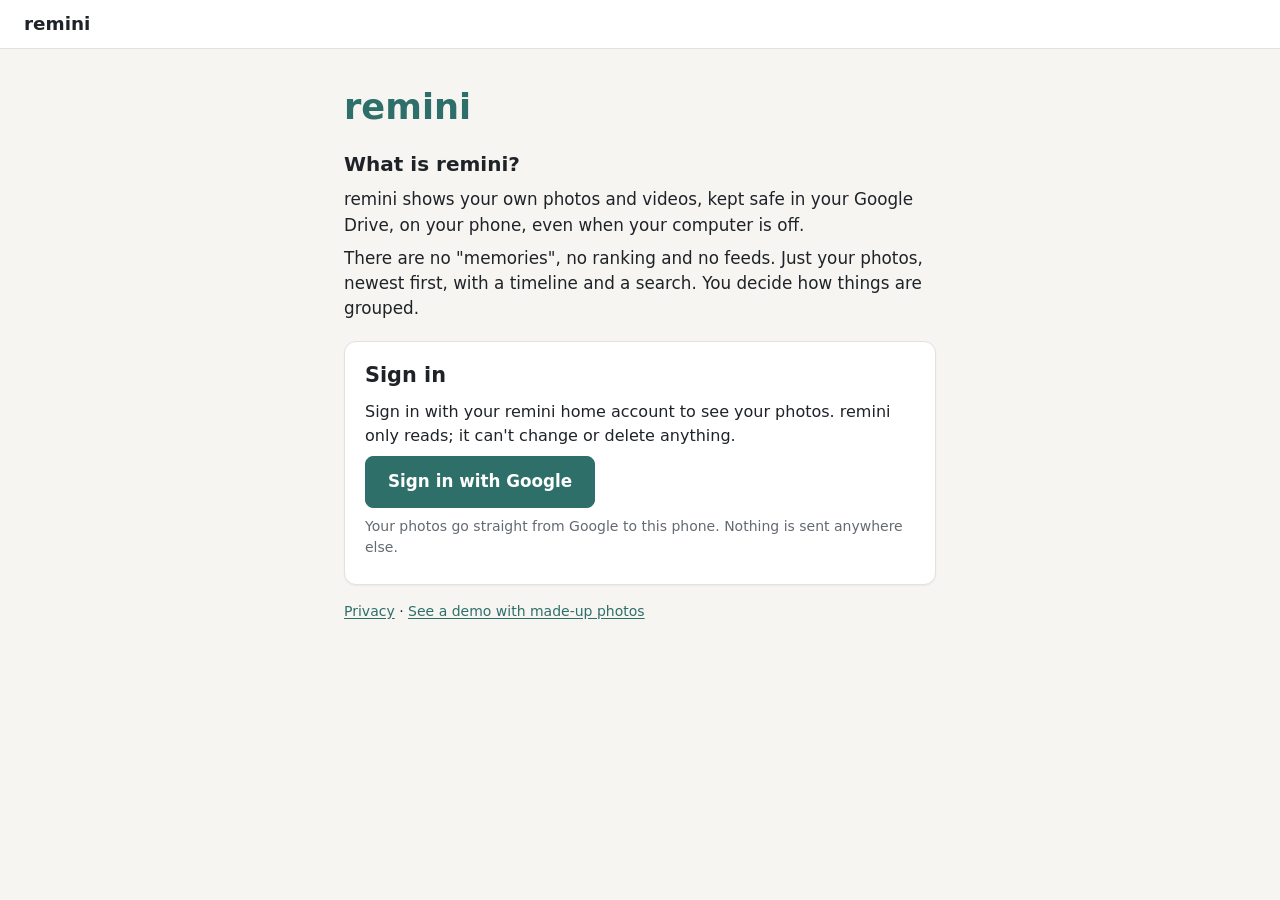
<file: index.html>
<!doctype html>
<html lang="en">
<head>
  <meta charset="utf-8">
  <meta http-equiv="Content-Security-Policy" content="default-src 'self'; script-src 'self'; connect-src 'self' https://www.googleapis.com https://oauth2.googleapis.com; img-src 'self' blob: data:; style-src 'self' 'unsafe-inline'; media-src 'self' blob:; frame-src 'none'; object-src 'none'; base-uri 'self'; form-action 'self'">
  <meta name="viewport" content="width=device-width, initial-scale=1, viewport-fit=cover">
  <meta name="color-scheme" content="light dark">
  <meta name="theme-color" content="#ffffff" media="(prefers-color-scheme: light)">
  <meta name="theme-color" content="#1f2226" media="(prefers-color-scheme: dark)">
  <meta name="referrer" content="strict-origin-when-cross-origin">
  <meta name="description" content="remini shows your own photos and videos from your Google Drive. It only reads; it can't change or delete anything.">
  <title>remini</title>
  <link rel="manifest" href="manifest.webmanifest">
  <link rel="icon" href="icons/icon.svg" type="image/svg+xml">
  <link rel="icon" href="icons/icon-192.png" type="image/png" sizes="192x192">
  <link rel="apple-touch-icon" href="icons/icon-192.png">
  <link rel="stylesheet" href="app.css">
  <script type="module" src="js/app.js"></script>
</head>
<body class="signed-out">
  <header class="topbar" id="topbar">
    <div class="topbar-inner">
      <a class="brand" href="#/library">remini</a>
      <nav class="nav" id="nav" aria-label="Main">
        <a href="#/library" data-page="library">
          <svg class="nav-icon" viewBox="0 0 24 24" aria-hidden="true" fill="none" stroke="currentColor" stroke-width="2" stroke-linejoin="round">
            <rect x="4" y="4" width="7" height="7" rx="1.5"/><rect x="13" y="4" width="7" height="7" rx="1.5"/>
            <rect x="4" y="13" width="7" height="7" rx="1.5"/><rect x="13" y="13" width="7" height="7" rx="1.5"/>
          </svg>
          <span>Library</span>
        </a>
        <a href="#/timeline" data-page="timeline">
          <svg class="nav-icon" viewBox="0 0 24 24" aria-hidden="true" fill="none" stroke="currentColor" stroke-width="2" stroke-linecap="round" stroke-linejoin="round">
            <rect x="3.5" y="5" width="17" height="15.5" rx="2"/><path d="M3.5 10h17M8 3v4M16 3v4"/>
          </svg>
          <span>Timeline</span>
        </a>
        <a href="#/accounts" data-page="accounts">
          <svg class="nav-icon" viewBox="0 0 24 24" aria-hidden="true" fill="none" stroke="currentColor" stroke-width="2" stroke-linejoin="round">
            <path d="M7 19h10.5a4 4 0 0 0 .4-7.98A6 6 0 0 0 6.3 9.6 4.75 4.75 0 0 0 7 19z"/>
          </svg>
          <span>Accounts</span>
        </a>
      </nav>
      <form class="search" id="search-form" role="search">
        <label for="search-input" class="visually-hidden">Search your photos and videos</label>
        <input id="search-input" type="search" autocomplete="off" enterkeyhint="search"
               placeholder="Search your photos">
        <button type="submit">Search</button>
      </form>
    </div>
    <div class="topbar-inner">
      <p class="summary" id="summary" aria-live="polite"></p>
    </div>
  </header>

  <div class="banners" id="banners" aria-live="polite"></div>

  <section class="welcome" id="welcome" aria-labelledby="welcome-title">
    <h1 id="welcome-title">remini</h1>
    <div class="welcome-about">
      <h2>What is remini?</h2>
      <p>remini shows your own photos and videos, kept safe in your Google Drive, on your phone, even when your computer is off.</p>
      <p>There are no "memories", no ranking and no feeds. Just your photos, newest first, with a timeline and a search. You decide how things are grouped.</p>
    </div>
    <div class="card signin-card">
      <h2>Sign in</h2>
      <p id="signin-text">Sign in with your home Google account to see your photos. remini only reads; it can't change or delete anything.</p>
      <p><button type="button" class="primary big" id="signin-btn" disabled>Sign in with Google</button></p>
      <p class="small" id="signin-status" aria-live="polite"></p>
      <p class="small muted">Your photos go straight from Google to this phone. Nothing is sent anywhere else.</p>
    </div>
    <p class="small"><a href="privacy.html">Privacy</a> · <a href="?demo=1" id="demo-link">See a demo with made-up photos</a></p>
  </section>

  <main class="view" id="view" tabindex="-1" hidden>
    <noscript><p>remini needs JavaScript turned on in your browser.</p></noscript>
  </main>

  <div class="viewer" id="viewer" role="dialog" aria-modal="true" aria-label="Photo" hidden></div>
</body>
</html>
</file>
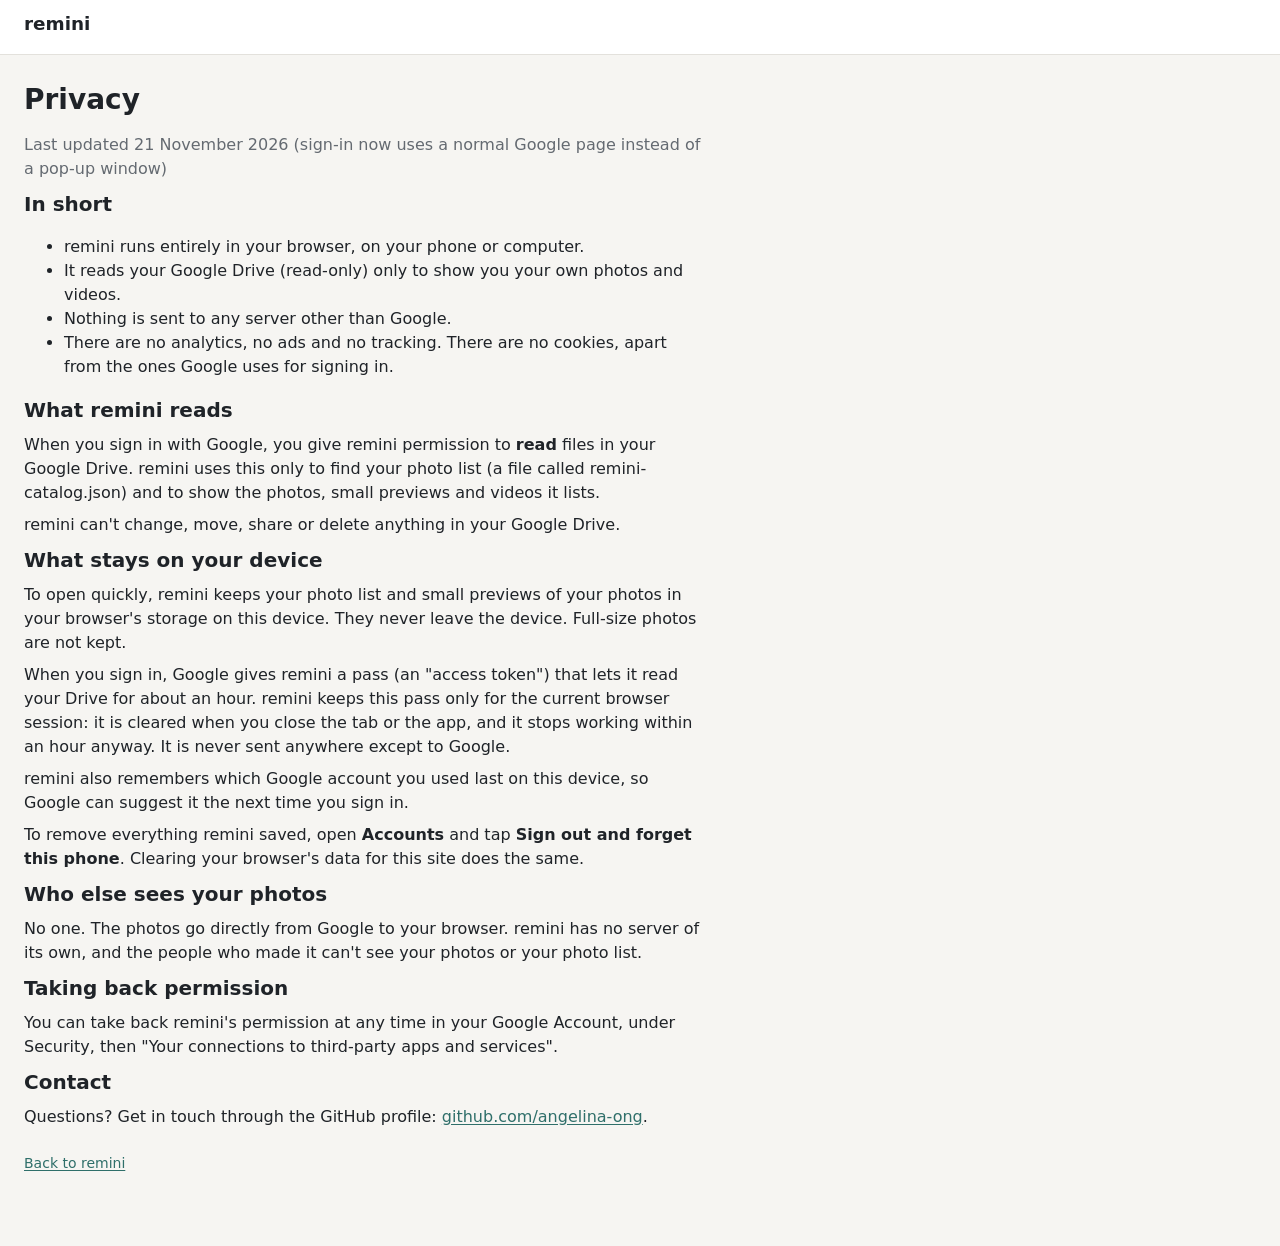
<file: privacy.html>
<!doctype html>
<html lang="en">
<head>
  <meta charset="utf-8">
  <meta http-equiv="Content-Security-Policy" content="default-src 'self'; script-src 'self'; connect-src 'self' https://www.googleapis.com https://oauth2.googleapis.com; img-src 'self' blob: data:; style-src 'self' 'unsafe-inline'; media-src 'self' blob:; frame-src 'none'; object-src 'none'; base-uri 'self'; form-action 'self'">
  <meta name="viewport" content="width=device-width, initial-scale=1, viewport-fit=cover">
  <meta name="color-scheme" content="light dark">
  <title>remini: privacy</title>
  <link rel="icon" href="icons/icon.svg" type="image/svg+xml">
  <link rel="stylesheet" href="app.css">
</head>
<body class="plain-page">
  <header class="topbar">
    <div class="topbar-inner"><a class="brand" href="./">remini</a></div>
    <div class="topbar-inner"><p class="summary"></p></div>
  </header>
  <main class="view">
    <article class="intro">
      <h1>Privacy</h1>
      <p class="muted">Last updated 21 November 2026 (sign-in now uses a normal Google page instead of a pop-up window)</p>

      <h2>In short</h2>
      <ul>
        <li>remini runs entirely in your browser, on your phone or computer.</li>
        <li>It reads your Google Drive (read-only) only to show you your own photos and videos.</li>
        <li>Nothing is sent to any server other than Google.</li>
        <li>There are no analytics, no ads and no tracking. There are no cookies, apart from the ones Google uses for signing in.</li>
      </ul>

      <h2>What remini reads</h2>
      <p>When you sign in with Google, you give remini permission to <strong>read</strong> files in your Google Drive. remini uses this only to find your photo list (a file called remini-catalog.json) and to show the photos, small previews and videos it lists.</p>
      <p>remini can't change, move, share or delete anything in your Google Drive.</p>

      <h2>What stays on your device</h2>
      <p>To open quickly, remini keeps your photo list and small previews of your photos in your browser's storage on this device. They never leave the device. Full-size photos are not kept.</p>
      <p>When you sign in, Google gives remini a pass (an "access token") that lets it read your Drive for about an hour. remini keeps this pass only for the current browser session: it is cleared when you close the tab or the app, and it stops working within an hour anyway. It is never sent anywhere except to Google.</p>
      <p>remini also remembers which Google account you used last on this device, so Google can suggest it the next time you sign in.</p>
      <p>To remove everything remini saved, open <strong>Accounts</strong> and tap <strong>Sign out and forget this phone</strong>. Clearing your browser's data for this site does the same.</p>

      <h2>Who else sees your photos</h2>
      <p>No one. The photos go directly from Google to your browser. remini has no server of its own, and the people who made it can't see your photos or your photo list.</p>

      <h2>Taking back permission</h2>
      <p>You can take back remini's permission at any time in your Google Account, under Security, then "Your connections to third-party apps and services".</p>

      <h2>Contact</h2>
      <p>Questions? Get in touch through the GitHub profile: <a href="https://github.com/angelina-ong" rel="noopener noreferrer">github.com/angelina-ong</a>.</p>

      <p class="footnote"><a href="./">Back to remini</a></p>
    </article>
  </main>
</body>
</html>
</file>
<file: app.css>
/* remini cloud: calm and simple, same look as remini on the PC. No remote fonts or images. */
:root {
  --bg: #f6f5f2;
  --surface: #ffffff;
  --text: #1f2328;
  --muted: #646a71;
  --line: #e3e1dc;
  --accent: #2f6f6a;
  --accent-text: #ffffff;
  --accent-soft: #e2eeec;
  --warn: #8f5512;
  --warn-soft: #fbf0e0;
  --danger: #a33a3a;
  --focus: #2f6fbd;
  --radius: 12px;
  --shadow: 0 1px 2px rgba(0, 0, 0, 0.05);
  --tabbar-h: 60px;
  color-scheme: light;
}
@media (prefers-color-scheme: dark) {
  :root {
    --bg: #16181b;
    --surface: #1f2226;
    --text: #e8e6e3;
    --muted: #a0a6ad;
    --line: #34383d;
    --accent: #7cc0b8;
    --accent-text: #0f1a19;
    --accent-soft: #233532;
    --warn: #e9b56c;
    --warn-soft: #3a2e1c;
    --danger: #f08c8c;
    --focus: #8ab8ff;
    --shadow: none;
    color-scheme: dark;
  }
}

*, *::before, *::after { box-sizing: border-box; }
[hidden] { display: none !important; }

html { -webkit-text-size-adjust: 100%; }
body {
  margin: 0;
  background: var(--bg);
  color: var(--text);
  font-family: system-ui, -apple-system, "Segoe UI", Roboto, "Helvetica Neue", Arial, sans-serif;
  font-size: 16px;
  line-height: 1.5;
  overflow-wrap: break-word;
  -webkit-tap-highlight-color: transparent;
}
body.viewer-open { overflow: hidden; }
img, video { max-width: 100%; }

h1 { font-size: 1.75rem; font-weight: 600; margin: 8px 0 12px; }
h2 { font-size: 1.25rem; font-weight: 600; margin: 0 0 8px; }
h3 { font-size: 0.85rem; font-weight: 600; margin: 0 0 6px; color: var(--muted); text-transform: uppercase; letter-spacing: 0.04em; }
p { margin: 0 0 8px; }
a { color: var(--accent); text-underline-offset: 2px; }
.muted { color: var(--muted); }
.small { font-size: 0.875rem; }
.warn-text { color: var(--warn); }

.visually-hidden {
  position: absolute !important;
  width: 1px; height: 1px;
  padding: 0; margin: -1px;
  overflow: hidden; clip: rect(0 0 0 0);
  white-space: nowrap; border: 0;
}

:focus-visible { outline: 3px solid var(--focus); outline-offset: 2px; }
main:focus { outline: none; }

/* ---------- controls ---------- */
button, .button-link, input, select {
  font: inherit;
  color: inherit;
}
button, .button-link {
  display: inline-flex;
  align-items: center;
  justify-content: center;
  gap: 6px;
  min-height: 38px;
  padding: 6px 14px;
  border: 1px solid var(--line);
  border-radius: 8px;
  background: var(--surface);
  color: var(--text);
  text-decoration: none;
  cursor: pointer;
}
button.primary { background: var(--accent); border-color: var(--accent); color: var(--accent-text); }
button.quiet { background: transparent; }
button:disabled { opacity: 0.5; cursor: not-allowed; filter: none; }

input[type="text"], input[type="search"], select {
  min-height: 38px;
  padding: 6px 10px;
  border: 1px solid var(--line);
  border-radius: 8px;
  background: var(--surface);
}
select { max-width: 100%; }
select:disabled { opacity: 0.5; }
input[type="checkbox"] { width: 18px; height: 18px; accent-color: var(--accent); margin: 0; }

/* ---------- top bar ---------- */
.topbar {
  position: sticky;
  top: 0;
  z-index: 10;
  background: var(--surface);
  border-bottom: 1px solid var(--line);
}
.topbar-inner, .banners, .view, .welcome {
  max-width: 1280px;
  margin: 0 auto;
  padding-left: 24px;
  padding-right: 24px;
}
.topbar-inner {
  display: flex;
  flex-wrap: wrap;
  align-items: center;
  gap: 12px 24px;
  padding-top: 10px;
}
.brand { font-weight: 700; font-size: 1.15rem; color: var(--text); text-decoration: none; }
.nav { display: flex; flex-wrap: wrap; gap: 4px; }
.nav a {
  display: inline-flex;
  align-items: center;
  gap: 6px;
  padding: 6px 12px;
  border-radius: 999px;
  color: var(--text);
  text-decoration: none;
}
.nav a[aria-current="page"] { background: var(--accent-soft); color: var(--accent); font-weight: 600; }
.nav-icon { display: none; width: 24px; height: 24px; flex: none; }
.search { display: flex; gap: 6px; flex: 1 1 280px; max-width: 460px; margin-left: auto; min-width: 0; }
.search input { flex: 1; min-width: 0; }
.summary { margin: 0; padding: 4px 0 8px; font-size: 0.875rem; color: var(--muted); }
.summary:empty { padding: 0 0 6px; }

/* ---------- banners ---------- */
.banners:empty { display: none; }
.banners { padding-top: 12px; }
.banner {
  display: flex;
  flex-wrap: wrap;
  align-items: center;
  justify-content: space-between;
  gap: 8px 16px;
  margin-bottom: 8px;
  padding: 12px 16px;
  background: var(--warn-soft);
  border: 1px solid var(--line);
  border-left: 4px solid var(--warn);
  border-radius: var(--radius);
}
.banner p { margin: 0; min-width: 0; }
.banner-error { border-left-color: var(--danger); }
.banner-info { background: var(--accent-soft); border-left-color: var(--accent); }
.signed-in { display: inline-flex; align-items: center; gap: 10px; flex-wrap: wrap; }

/* ---------- page layout ---------- */
.view { padding-top: 16px; padding-bottom: 64px; }
.intro { max-width: 680px; }
.loading { padding: 16px 0; }
.error {
  padding: 14px 16px;
  margin: 12px 0;
  border: 1px solid var(--line);
  border-left: 4px solid var(--danger);
  border-radius: var(--radius);
  background: var(--surface);
}
.empty { padding: 48px 0; text-align: center; }
.empty p:first-child { font-size: 1.15rem; }
.footnote { margin-top: 24px; font-size: 0.875rem; }
.status { min-height: 1.5em; }
.page-head { display: flex; align-items: center; justify-content: space-between; gap: 12px; }
.filters-toggle { display: none; }

/* ---------- library ---------- */
.filters {
  display: flex;
  flex-wrap: wrap;
  align-items: flex-end;
  gap: 12px 16px;
  padding: 14px 16px;
  margin-bottom: 12px;
  background: var(--surface);
  border: 1px solid var(--line);
  border-radius: var(--radius);
}
.field { display: flex; flex-direction: column; gap: 4px; min-width: 0; }
.field label { font-size: 0.8rem; color: var(--muted); }
.field-check { flex-direction: row; align-items: center; gap: 8px; min-height: 38px; }
.field-check label { font-size: 1rem; color: var(--text); }
.clear-link { align-self: center; margin-left: auto; }
.active-filters .note { color: var(--muted); overflow-wrap: anywhere; }
.count { color: var(--muted); margin: 4px 0 12px; }

.grid {
  display: grid;
  grid-template-columns: repeat(auto-fill, minmax(160px, 1fr));
  gap: 8px;
}
.tile {
  position: relative;
  display: block;
  aspect-ratio: 1 / 1;
  border-radius: 10px;
  overflow: hidden;
  background: var(--line);
}
.tile img { display: block; width: 100%; height: 100%; object-fit: cover; transition: opacity 0.15s; }
.badge-video {
  position: absolute;
  left: 6px;
  bottom: 6px;
  padding: 1px 7px;
  border-radius: 6px;
  background: rgba(0, 0, 0, 0.6);
  color: #fff;
  font-size: 0.75rem;
  line-height: 1.6;
}
.dot-unsaved {
  position: absolute;
  top: 8px;
  right: 8px;
  width: 12px;
  height: 12px;
  border-radius: 50%;
  background: #e2a33b;
  border: 2px solid #fff;
  box-shadow: 0 0 0 1px rgba(0, 0, 0, 0.15);
}
.sentinel { height: 1px; }
.grid-status { padding: 8px 0; }

/* ---------- photo viewer ---------- */
.viewer {
  position: fixed;
  inset: 0;
  z-index: 50;
  display: flex;
  flex-direction: column;
  background: rgba(14, 15, 17, 0.96);
  color: #f2f2f2;
}
.v-top { display: flex; justify-content: flex-end; padding: 10px 14px; }
.v-close { background: rgba(255, 255, 255, 0.1); border-color: rgba(255, 255, 255, 0.2); color: #fff; }
.v-body {
  flex: 1;
  min-height: 0;
  display: grid;
  grid-template-columns: minmax(0, 1fr) 360px;
  grid-template-rows: minmax(0, 1fr);
}
.v-stage-wrap { position: relative; display: flex; min-height: 0; min-width: 0; touch-action: pan-y pinch-zoom; }
.v-stage {
  flex: 1;
  min-width: 0;
  display: flex;
  align-items: center;
  justify-content: center;
  padding: 8px 64px 24px;
}
.v-stage.is-dragging { transition: none; }
.v-stage.is-settling { transition: transform 0.18s ease-out; }
.v-media {
  display: block;
  max-width: 100%;
  max-height: calc(100vh - 100px);
  object-fit: contain;
  border-radius: 6px;
}
.v-placeholder { filter: blur(2px); opacity: 0.7; min-width: 40%; }
.v-stage .loading, .v-none p { color: #d8d8d8; }
.v-none { text-align: center; max-width: 420px; }
.v-none img { max-width: 260px; width: 100%; border-radius: 8px; margin-bottom: 12px; }
.v-nav {
  position: absolute;
  top: 50%;
  transform: translateY(-50%);
  z-index: 1;
  width: 48px;
  height: 48px;
  padding: 0;
  border-radius: 50%;
  font-size: 1.8rem;
  line-height: 1;
  background: rgba(255, 255, 255, 0.12);
  border-color: rgba(255, 255, 255, 0.2);
  color: #fff;
}
.v-prev { left: 10px; }
.v-next { right: 10px; }
.v-panel {
  overflow-y: auto;
  padding: 20px 22px 32px;
  background: var(--surface);
  color: var(--text);
  border-top-left-radius: var(--radius);
}
.v-date { font-size: 1.1rem; }
.v-name { word-break: break-all; margin-bottom: 2px; }
.v-sec { margin-top: 20px; }
.v-actions { display: flex; flex-direction: column; align-items: flex-start; gap: 6px; }
ul.plain { list-style: none; margin: 0; padding: 0; }
ul.plain li { padding: 2px 0; }

.chips { display: flex; flex-wrap: wrap; gap: 6px; margin-bottom: 10px; }
.chip {
  display: inline-flex;
  align-items: center;
  max-width: 100%;
  padding: 2px 2px 2px 12px;
  border-radius: 999px;
  background: var(--accent-soft);
}
.chip-text { color: var(--accent); text-decoration: none; overflow-wrap: anywhere; }
.chip-x {
  min-height: 0;
  width: 28px;
  height: 28px;
  padding: 0;
  border: 0;
  border-radius: 50%;
  background: transparent;
  color: var(--muted);
  font-size: 1.1rem;
}
.tag-form { display: flex; gap: 6px; }
.tag-form input { flex: 1; min-width: 0; }

/* ---------- timeline ---------- */
.tl-year { margin: 28px 0; }
.tl-year h2 { display: flex; flex-wrap: wrap; align-items: baseline; gap: 4px 12px; font-size: 1.5rem; }
.tl-year h2 a { color: var(--text); text-decoration: none; }
.count-tag { font-size: 0.95rem; font-weight: 400; }
.tl-months { list-style: none; margin: 0; padding: 0; display: flex; flex-wrap: wrap; gap: 8px; }
.tl-month {
  display: inline-flex;
  align-items: center;
  gap: 10px;
  padding: 8px 16px;
  border: 1px solid var(--line);
  border-radius: 999px;
  background: var(--surface);
  color: var(--text);
  text-decoration: none;
}

/* ---------- cards (events, accounts) ---------- */
.toolbar { display: flex; flex-wrap: wrap; align-items: flex-end; gap: 12px 20px; margin: 16px 0 8px; }
.cards {
  display: grid;
  grid-template-columns: repeat(auto-fill, minmax(min(300px, 100%), 1fr));
  gap: 16px;
}
.card {
  min-width: 0;
  padding: 18px 20px;
  background: var(--surface);
  border: 1px solid var(--line);
  border-radius: var(--radius);
  box-shadow: var(--shadow);
}
.ev-group { margin: 28px 0; }
.ev-covers { display: grid; grid-template-columns: repeat(4, 1fr); gap: 4px; margin-bottom: 12px; }
.ev-covers:empty { display: none; }
.ev-covers img { width: 100%; aspect-ratio: 1 / 1; object-fit: cover; border-radius: 6px; background: var(--line); display: block; }
.ev-name { display: flex; gap: 6px; margin-bottom: 10px; }
.ev-name input { flex: 1; min-width: 0; font-weight: 600; }
.ev-meta { font-size: 0.95rem; }
.ev-actions { display: flex; flex-wrap: wrap; gap: 8px; margin-top: 8px; }
.badge { display: inline-block; padding: 1px 10px; border-radius: 999px; font-size: 0.8rem; }
.badge-suggested { background: var(--bg); border: 1px solid var(--line); color: var(--muted); }
.badge-ok { background: var(--accent-soft); color: var(--accent); font-weight: 600; }
.event.is-approved { border-color: var(--accent); }

.account h2 { word-break: break-all; }
.storage { margin: 12px 0; }
.bar { height: 10px; border-radius: 999px; background: var(--line); overflow: hidden; margin-bottom: 6px; }
.bar-fill { height: 100%; width: 0; background: var(--accent); border-radius: 999px; }
.bar-full .bar-fill { background: var(--warn); }
.note-due {
  margin: 12px 0;
  padding: 12px 14px;
  border-left: 4px solid var(--warn);
  border-radius: 8px;
  background: var(--warn-soft);
}
.account.is-due { border-color: var(--warn); }

/* ---------- hover effects only where there is a real mouse ---------- */
@media (hover: hover) {
  button:hover, .button-link:hover { border-color: var(--muted); }
  button.primary:hover { filter: brightness(1.07); }
  .nav a:hover { background: var(--bg); }
  .tile:hover img { opacity: 0.88; }
  .v-nav:hover { background: rgba(255, 255, 255, 0.22); }
  .chip-text:hover { text-decoration: underline; }
  .chip-x:hover { background: rgba(0, 0, 0, 0.08); color: var(--text); }
  .tl-year h2 a:hover { color: var(--accent); }
  .tl-month:hover { border-color: var(--accent); }
}

/* ---------- touch screens: everything at least 44px to tap ---------- */
@media (pointer: coarse), (max-width: 820px) {
  button, .button-link, input[type="text"], input[type="search"], select { min-height: 44px; }
  .nav a { min-height: 44px; }
  .field-check { min-height: 44px; }
  input[type="checkbox"] { width: 22px; height: 22px; }
  .chip-x { width: 44px; height: 44px; }
  .tl-month { min-height: 44px; }
  .v-nav { width: 44px; height: 44px; }
}

/* ---------- narrow screens ---------- */
@media (max-width: 820px) {
  .topbar-inner, .banners, .view, .welcome { padding-left: 16px; padding-right: 16px; }
  .search { margin-left: 0; max-width: none; flex-basis: 100%; }
  .grid { grid-template-columns: repeat(auto-fill, minmax(120px, 1fr)); gap: 4px; }
  .tile { border-radius: 6px; }
  .viewer { overflow-y: auto; overscroll-behavior: contain; }
  .v-top {
    position: sticky;
    top: 0;
    z-index: 2;
    padding-top: calc(8px + env(safe-area-inset-top));
    background: rgba(14, 15, 17, 0.92);
  }
  .v-close { min-width: 44px; }
  .v-body { display: block; flex: none; }
  .v-stage-wrap { min-height: 50vh; }
  .v-stage { padding: 0 0 12px; }
  .v-media { width: 100%; max-height: 72vh; border-radius: 0; }
  .v-placeholder { min-width: 0; width: 100%; }
  .v-panel { border-radius: var(--radius) var(--radius) 0 0; padding-bottom: calc(32px + env(safe-area-inset-bottom)); }
  .cards { grid-template-columns: 1fr; }
  .clear-link { margin-left: 0; }
}

/* ---------- phones: 3 photos across, tabs at the bottom ---------- */
@media (max-width: 600px) {
  h1 { font-size: 1.45rem; margin: 4px 0 8px; }
  .topbar-inner { flex-wrap: nowrap; gap: 10px; padding-top: calc(8px + env(safe-area-inset-top)); }
  .topbar-inner + .topbar-inner { padding-top: 0; }
  .topbar-inner, .banners, .view, .welcome { padding-left: 12px; padding-right: 12px; }
  .search { flex: 1 1 auto; }
  .search button { padding: 6px 12px; }
  .summary { padding: 2px 0 6px; }

  .nav {
    position: fixed;
    left: 0;
    right: 0;
    bottom: 0;
    z-index: 20;
    display: grid;
    grid-template-columns: repeat(3, minmax(0, 1fr));
    gap: 0;
    padding: 0 4px env(safe-area-inset-bottom);
    background: var(--surface);
    border-top: 1px solid var(--line);
  }
  .nav a {
    flex-direction: column;
    justify-content: center;
    gap: 2px;
    min-height: var(--tabbar-h);
    padding: 4px 2px;
    border-radius: 0;
    font-size: 0.75rem;
    line-height: 1.2;
    color: var(--muted);
  }
  .nav a[aria-current="page"] { background: transparent; color: var(--accent); }
  .nav-icon { display: block; }
  .view { padding-bottom: calc(var(--tabbar-h) + 32px + env(safe-area-inset-bottom)); }

  .page-head h1 { margin-bottom: 8px; }
  .filters-toggle { display: inline-flex; }
  .filters:not(.is-open) { display: none; }
  .filters {
    display: grid;
    grid-template-columns: repeat(2, minmax(0, 1fr));
    gap: 10px 12px;
    padding: 12px;
  }
  .filters select { width: 100%; }
  .grid { grid-template-columns: repeat(3, minmax(0, 1fr)); gap: 3px; }
  .tile { border-radius: 4px; }
  .dot-unsaved { top: 5px; right: 5px; width: 10px; height: 10px; }
  .badge-video { left: 4px; bottom: 4px; }

  .card { padding: 14px 16px; }
  .toolbar { gap: 10px 12px; }
}
@media (max-width: 600px) and (pointer: coarse) {
  .v-nav { display: none; } /* swipe left/right instead */
}

@media (prefers-reduced-motion: reduce) {
  * { transition: none !important; }
}

/* ================= remini cloud additions ================= */
/* windowed grid: tiles are placed by the script, only those near the screen exist */
.vgrid { position: relative; width: 100%; contain: layout; }
.vgrid .tile {
  position: absolute;
  top: 0;
  left: 0;
  aspect-ratio: auto;
  will-change: transform;
}
.vgrid .tile img { opacity: 0; }
.vgrid .tile img.is-loaded { opacity: 1; }
.tile.no-thumb::after {
  content: "";
  position: absolute;
  inset: 30%;
  border: 2px solid var(--muted);
  border-radius: 6px;
  opacity: 0.35;
}
.count { margin-bottom: 8px; }

/* sign-in screen and "What is remini" */
.welcome { padding-top: 24px; padding-bottom: 48px; max-width: 640px; }
.welcome h1 { font-size: 2.2rem; color: var(--accent); margin-bottom: 16px; }
.welcome-about { margin-bottom: 20px; }
.welcome-about p { font-size: 1.05rem; }
.signin-card { margin-bottom: 16px; }
.signin-card h2 { font-size: 1.3rem; }
button.big { min-height: 52px; padding: 10px 22px; font-size: 1.05rem; font-weight: 600; }
body.signed-out .topbar-inner + .topbar-inner { display: none; }
body.signed-out .topbar-inner { padding-bottom: 10px; }

/* the little message at the bottom */
.toast {
  position: fixed;
  left: 50%;
  bottom: calc(var(--tabbar-h) + 16px + env(safe-area-inset-bottom));
  transform: translateX(-50%);
  z-index: 60;
  max-width: calc(100vw - 32px);
  padding: 10px 16px;
  border-radius: 10px;
  background: var(--text);
  color: var(--bg);
  font-size: 0.95rem;
}

/* photo view: solid, so the page behind never shows through */
.viewer { background: #0e0f11; }
@media (max-width: 820px) { .v-top { background: #0e0f11; } }
.v-frame { position: relative; display: flex; align-items: center; justify-content: center; max-width: 100%; }
.v-frame.is-loading::after {
  content: "Loading…";
  position: absolute;
  bottom: 10px;
  left: 50%;
  transform: translateX(-50%);
  padding: 2px 10px;
  border-radius: 6px;
  background: rgba(0, 0, 0, 0.55);
  color: #fff;
  font-size: 0.85rem;
}
.v-stage { flex-direction: column; gap: 10px; }
.v-placeholder { filter: none; opacity: 1; }
.v-frame.is-loading .v-placeholder { filter: blur(1px); opacity: 0.85; }
.v-play {
  position: absolute;
  inset: 0;
  display: flex;
  flex-direction: column;
  align-items: center;
  justify-content: center;
  gap: 10px;
  color: #fff;
  text-decoration: none;
  background: rgba(0, 0, 0, 0.25);
  border-radius: 6px;
}
.v-play-icon {
  display: flex;
  align-items: center;
  justify-content: center;
  width: 76px;
  height: 76px;
  padding-left: 6px;
  border-radius: 50%;
  background: rgba(0, 0, 0, 0.6);
  border: 2px solid rgba(255, 255, 255, 0.85);
  font-size: 2rem;
}
.v-play-text { padding: 4px 12px; border-radius: 999px; background: rgba(0, 0, 0, 0.6); font-weight: 600; }
.v-video { min-height: 200px; min-width: 60%; }
.badge-local {
  margin: 0;
  padding: 4px 12px;
  border-radius: 999px;
  background: #e2a33b;
  color: #1f1a10;
  font-weight: 600;
  font-size: 0.9rem;
}
.v-msg { color: #d8d8d8; text-align: center; margin: 0; padding: 0 16px; }
.v-ask {
  max-width: 420px;
  margin: 0 16px;
  padding: 12px 14px;
  border-radius: 10px;
  background: rgba(255, 255, 255, 0.1);
  text-align: center;
}
.v-ask p { color: #f2f2f2; }
.v-stored { margin-top: 8px; }
.v-acct { font-weight: 600; overflow-wrap: anywhere; }
.map-url { overflow-wrap: anywhere; }
a.chip { padding: 4px 12px; text-decoration: none; color: var(--accent); }
.about { margin-top: 24px; }
.about button { margin-top: 4px; }

@media (pointer: coarse), (max-width: 820px) {
  a.chip { min-height: 36px; }
}
@media (max-width: 820px) {
  .v-stage { padding: 8px 0 12px; }
  .v-frame { width: 100%; }
}
@media (max-width: 600px) {
  .welcome h1 { font-size: 1.9rem; }
}
</file>
